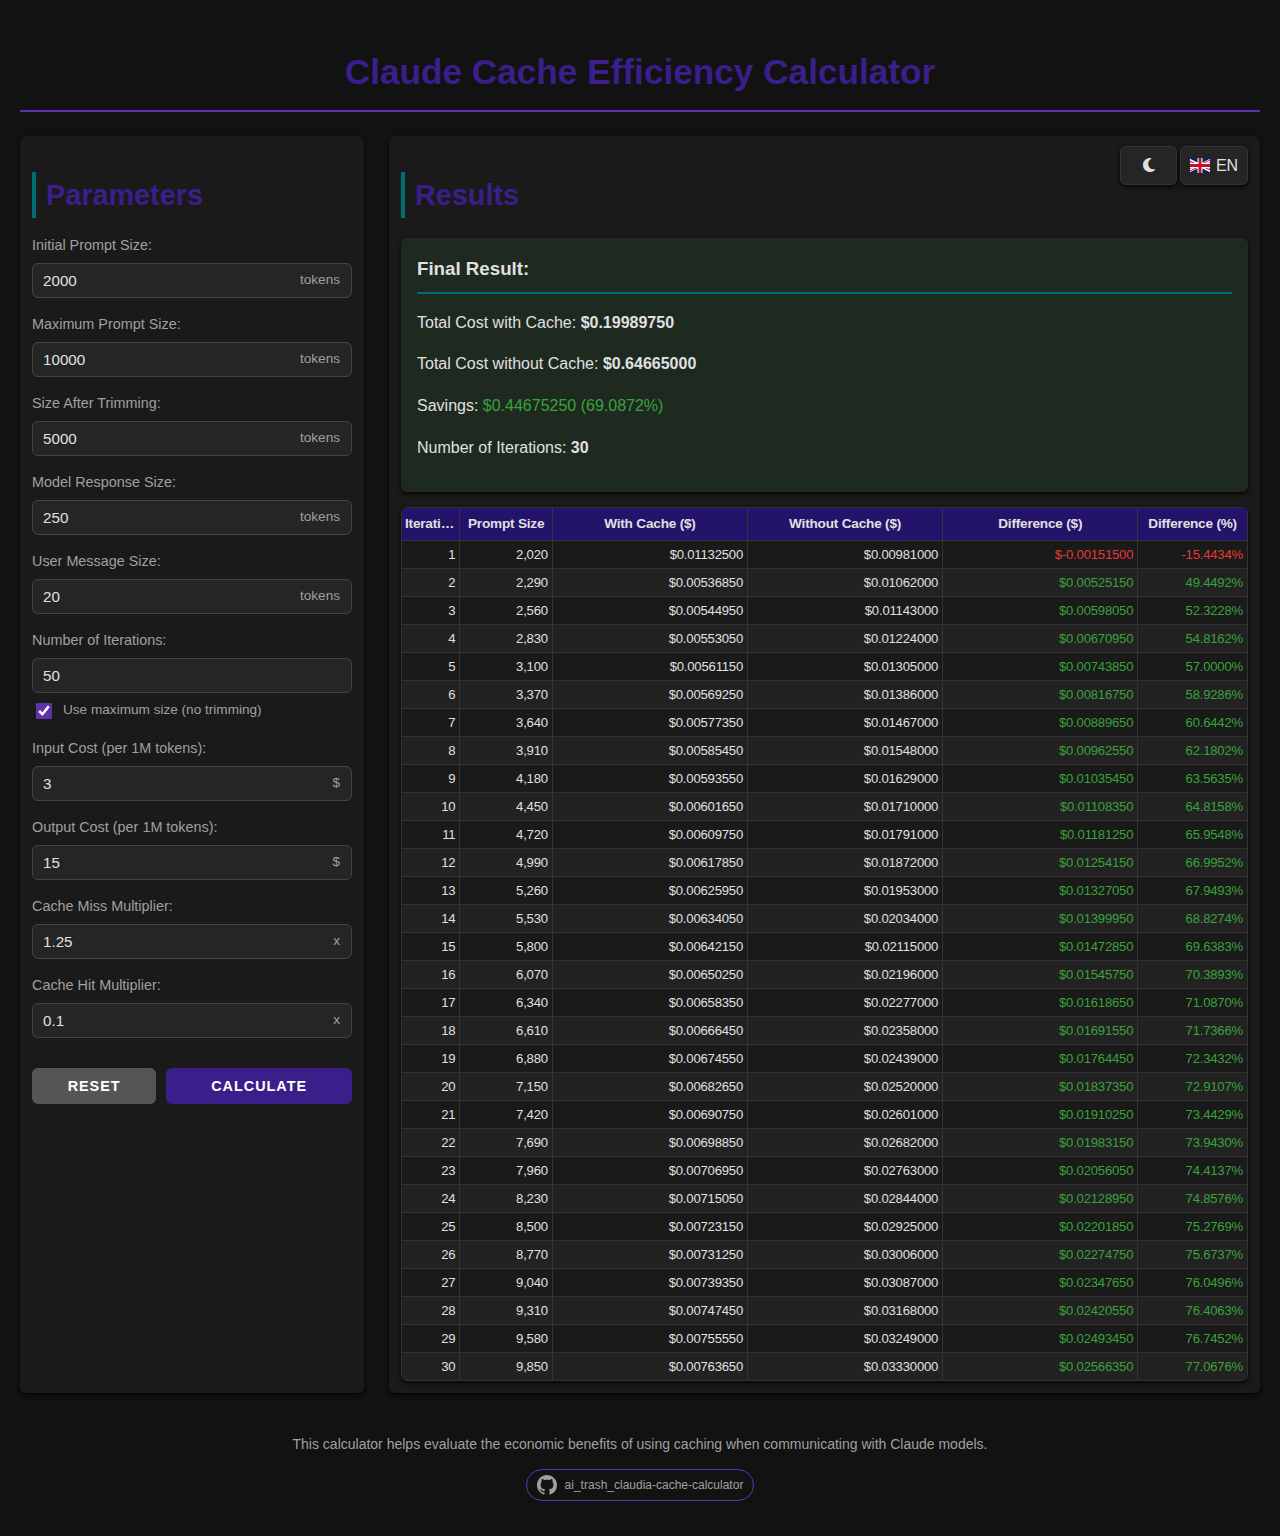
<file: index.html>
<!DOCTYPE html>
<html lang="en">
<head>
    <meta charset="UTF-8">
    <meta name="viewport" content="width=device-width, initial-scale=1.0">
    <title>Claude Cache Efficiency Calculator</title>
    <link rel="icon" type="image/svg+xml" href="favicon.svg">
    <link rel="stylesheet" href="styles.css">
    <link rel="stylesheet" href="https://cdnjs.cloudflare.com/ajax/libs/font-awesome/6.4.0/css/all.min.css">
</head>
<body>
    <h1>Claude Cache Efficiency Calculator</h1>
    
    <div class="container">
        <div class="form-section">
            <h2>Parameters</h2>
            <form id="calculatorForm">
                <div class="input-group" data-unit="tokens">
                    <label for="promptSize">Initial Prompt Size:</label>
                    <input type="number" id="promptSize" value="2000" min="1" required>
                </div>
                
                <div class="input-group" data-unit="tokens">
                    <label for="maxPromptSize">Maximum Prompt Size:</label>
                    <input type="number" id="maxPromptSize" value="10000" min="1000" required>
                </div>
                
                <div class="input-group" data-unit="tokens">
                    <label for="trimmedSize">Size After Trimming:</label>
                    <input type="number" id="trimmedSize" value="5000" min="1000" required>
                </div>
                
                <div class="input-group" data-unit="tokens">
                    <label for="modelResponseSize">Model Response Size:</label>
                    <input type="number" id="modelResponseSize" value="250" min="1" required>
                </div>
                
                <div class="input-group" data-unit="tokens">
                    <label for="userMessageSize">User Message Size:</label>
                    <input type="number" id="userMessageSize" value="20" min="1" required>
                </div>
                
                <div class="input-group">
                    <label for="iterations">Number of Iterations:</label>
                    <input type="number" id="iterations" value="50" min="1" max="1000" required>
                    
                    <div class="checkbox-container">
                        <input type="checkbox" id="calculateToMax" name="calculateToMax" checked>
                        <label for="calculateToMax">Calculate up to maximum prompt size (without trimming)</label>
                    </div>
                </div>
                
                <div class="input-group" data-unit="$">
                    <label for="sendingCost">Input Cost (per 1M tokens):</label>
                    <input type="number" id="sendingCost" value="3" min="0.01" step="0.01" required>
                </div>
                
                <div class="input-group" data-unit="$">
                    <label for="modelCost">Output Cost (per 1M tokens):</label>
                    <input type="number" id="modelCost" value="15" min="0.01" step="0.01" required>
                </div>
                
                <div class="input-group" data-unit="x">
                    <label for="cacheMissMultiplier">Cache Miss Multiplier:</label>
                    <input type="number" id="cacheMissMultiplier" value="1.25" min="0.01" step="0.01" required>
                </div>
                
                <div class="input-group" data-unit="x">
                    <label for="cacheHitMultiplier">Cache Hit Multiplier:</label>
                    <input type="number" id="cacheHitMultiplier" value="0.1" min="0.01" step="0.01" required>
                </div>
                
                <div class="button-container">
                    <button type="button" class="reset-button" onclick="resetParameters()">Reset</button>
                    <button type="button" class="calculate-button" onclick="calculateResults()">Calculate</button>
                </div>
            </form>
        </div>
        
        <div class="results-section">
            <div class="theme-selector">
                <div class="selected-theme">
                    <i class="fas fa-moon" id="current-theme-icon"></i>
                </div>
                <ul class="theme-dropdown">
                    <li data-theme="auto"><i class="fas fa-adjust"></i></li>
                    <li data-theme="light"><i class="fas fa-sun"></i></li>
                    <li data-theme="dark"><i class="fas fa-moon"></i></li>
                </ul>
            </div>
            <div class="language-selector">
                <div class="selected-language">
                    <img src="flags/en.svg" alt="English" id="current-flag">
                    <span id="current-language">EN</span>
                </div>
                <ul class="language-dropdown">
                    <li data-lang="en"><img src="flags/en.svg" alt="English"><span>English</span></li>
                    <li data-lang="zh"><img src="flags/zh.svg" alt="中文"><span>中文</span></li>
                    <li data-lang="es"><img src="flags/es.svg" alt="Español"><span>Español</span></li>
                    <li data-lang="hi"><img src="flags/hi.svg" alt="हिन्दी"><span>हिन्दी</span></li>
                    <li data-lang="ar"><img src="flags/ar.svg" alt="العربية"><span>العربية</span></li>
                    <li data-lang="pt"><img src="flags/pt.svg" alt="Português"><span>Português</span></li>
                    <li data-lang="ru"><img src="flags/ru.svg" alt="Русский"><span>Русский</span></li>
                    <li data-lang="ja"><img src="flags/ja.svg" alt="日本語"><span>日本語</span></li>
                    <li data-lang="vi"><img src="flags/vi.svg" alt="Tiếng Việt"><span>Tiếng Việt</span></li>
                    <li data-lang="tr"><img src="flags/tr.svg" alt="Türkçe"><span>Türkçe</span></li>
                    <li data-lang="ko"><img src="flags/ko.svg" alt="한국어"><span>한국어</span></li>
                    <li data-lang="fr"><img src="flags/fr.svg" alt="Français"><span>Français</span></li>
                    <li data-lang="de"><img src="flags/de.svg" alt="Deutsch"><span>Deutsch</span></li>
                    <li data-lang="it"><img src="flags/it.svg" alt="Italiano"><span>Italiano</span></li>
                    <li data-lang="uk"><img src="flags/uk.svg" alt="Українська"><span>Українська</span></li>
                    <li data-lang="pl"><img src="flags/pl.svg" alt="Polski"><span>Polski</span></li>
                    <li data-lang="th"><img src="flags/th.svg" alt="ไทย"><span>ไทย</span></li>
                    <li data-lang="el"><img src="flags/el.svg" alt="Ελληνικά"><span>Ελληνικά</span></li>
                    <li data-lang="sv"><img src="flags/sv.svg" alt="Svenska"><span>Svenska</span></li>
                    <li data-lang="he"><img src="flags/he.svg" alt="עברית"><span>עברית</span></li>
                    <li data-lang="be"><img src="flags/be.svg" alt="Беларуская"><span>Беларуская</span></li>
                    <li data-lang="eu"><img src="flags/eu.svg" alt="Euskara"><span>Euskara</span></li>
                    <li data-lang="mt"><img src="flags/mt.svg" alt="Malti"><span>Malti</span></li>
                    <li data-lang="eo"><img src="flags/eo.svg" alt="Esperanto"><span>Esperanto</span></li>
                    <li data-lang="la"><img src="flags/la.svg" alt="Latina"><span>Latina</span></li>
                    <li data-lang="em"><img src="flags/em.svg" alt="Emojilang"><span>🌍👋😊</span></li>
                </ul>
            </div>
            <h2>Results</h2>
            <div id="loading">
                <div class="spinner"></div>
                <p>Calculating...</p>
            </div>
            <div id="summary" class="summary" style="display: none;"></div>
            
            <div class="table-container">
                <table id="resultsTable">
                    <thead>
                        <tr>
                            <th>Iteration</th>
                            <th>Prompt Size</th>
                            <th>With Cache ($)</th>
                            <th>Without Cache ($)</th>
                            <th>Difference ($)</th>
                            <th>Difference (%)</th>
                        </tr>
                    </thead>
                    <tbody id="resultsBody">
                        <!-- Results will appear here -->
                    </tbody>
                </table>
            </div>
            <div class="pagination">
                <button id="prevPage" disabled>Back</button>
                <span id="pageInfo">Page 1 of 1</span>
                <button id="nextPage" disabled>Next</button>
            </div>
        </div>
    </div>
    
    <div class="footer">
        <p>This calculator helps evaluate the economic benefits of using caching when communicating with Claude models.</p>
        <p class="repo-link">
            <a href="https://github.com/aculeasis/ai_trash_claudia-cache-calculator" target="_blank" rel="noopener noreferrer">
                <svg width="20" height="20" viewBox="0 0 16 16" fill="currentColor" xmlns="http://www.w3.org/2000/svg">
                    <path fill-rule="evenodd" d="M8 0C3.58 0 0 3.58 0 8c0 3.54 2.29 6.53 5.47 7.59.4.07.55-.17.55-.38 0-.19-.01-.82-.01-1.49-2.01.37-2.53-.49-2.69-.94-.09-.23-.48-.94-.82-1.13-.28-.15-.68-.52-.01-.53.63-.01 1.08.58 1.23.82.72 1.21 1.87.87 2.33.66.07-.52.28-.87.51-1.07-1.78-.2-3.64-.89-3.64-3.95 0-.87.31-1.59.82-2.15-.08-.2-.36-1.02.08-2.12 0 0 .67-.21 2.2.82.64-.18 1.32-.27 2-.27.68 0 1.36.09 2 .27 1.53-1.04 2.2-.82 2.2-.82.44 1.1.16 1.92.08 2.12.51.56.82 1.27.82 2.15 0 3.07-1.87 3.75-3.65 3.95.29.25.54.73.54 1.48 0 1.07-.01 1.93-.01 2.2 0 .21.15.46.55.38A8.013 8.013 0 0016 8c0-4.42-3.58-8-8-8z"/>
                </svg>
                <span>ai_trash_claudia-cache-calculator</span>
            </a>
        </p>
    </div>
    
    <script src="script.js"></script>
</body>
</html>
</file>
<file: styles.css>
/* ========================
   ПЕРЕМЕННЫЕ И ТЕМЫ
   ======================== */

/* Основные переменные (темная тема по умолчанию) */
:root {
    /* Основные цвета */
    --primary-color: #3a1f8b;    /* Фиолетовый */
    --primary-light: #5d32ad;    /* Светло-фиолетовый */
    --primary-dark: #23136a;     /* Темно-фиолетовый */
    --secondary-color: #006d75;  /* Бирюзовый */
    
    /* Цвета фона и карточек */
    --background-color: #121212; /* Очень темный фон */
    --card-color: #1a1a1a;       /* Цвет карточек */
    --border-color: #333333;     /* Цвет границ */
    
    /* Цвета текста */
    --text-primary: #e0e0e0;     /* Основной текст */
    --text-secondary: #a0a0a0;   /* Вторичный текст */
    
    /* Функциональные цвета */
    --positive-color: #38a33c;   /* Зеленый (положительные значения) */
    --negative-color: #e53935;   /* Красный (отрицательные значения) */
    
    /* Оформление */
    --border-radius: 6px;        /* Скругление углов */
    --box-shadow: 0 2px 4px rgba(0, 0, 0, 0.8); /* Тень */
    
    /* Таблицы */
    --table-odd-bg: var(--card-color);     /* Фон нечетных строк */
    --table-even-bg: #222222;              /* Фон четных строк */
    --table-hover-bg: #2a2a2a;             /* Фон при наведении */
    --table-header-bg: var(--primary-dark); /* Фон заголовка */
    --table-border: #333333;               /* Цвет границ таблицы */
    
    /* Формы */
    --input-bg: #252525;                   /* Фон полей ввода */
    --input-border: #444444;               /* Границы полей ввода */
    --input-focus-shadow: rgba(93, 50, 173, 0.2); /* Тень при фокусе */
    
    /* Кнопки */
    --button-secondary-bg: #555555;        /* Фон второстепенных кнопок */
    --button-secondary-hover: #666666;     /* Наведение на второстепенные кнопки */
    --button-disabled-bg: #444444;         /* Фон отключенных кнопок */
}

/* Светлая тема */
:root[data-theme="light"] {
    /* Основные цвета */
    --primary-color: #9c7cf6;    /* Светло-фиолетовый */
    --primary-light: #b29dfa;    /* Очень светлый фиолетовый */
    --primary-dark: #7f5ff0;     /* Средне-фиолетовый */
    --secondary-color: #00b0bd;  /* Бирюзовый */
    
    /* Цвета фона и карточек */
    --background-color: #fafafa; /* Светлый фон */
    --card-color: #ffffff;       /* Белые карточки */
    --border-color: #e0e0e0;     /* Светло-серые границы */
    
    /* Цвета текста */
    --text-primary: #2d3436;     /* Темный текст */
    --text-secondary: #636e72;   /* Серый текст */
    
    /* Функциональные цвета */
    --positive-color: #00b894;   /* Зеленый */
    --negative-color: #d63031;   /* Красный */
    
    /* Оформление */
    --box-shadow: 0 2px 8px rgba(99, 110, 114, 0.1); /* Светлая тень */
    
    /* Таблицы */
    --table-odd-bg: #ffffff;     /* Фон нечетных строк */
    --table-even-bg: #f8f9fa;    /* Фон четных строк */
    --table-hover-bg: #f0f0f0;   /* Фон при наведении */
    --table-header-bg: var(--primary-dark); /* Фон заголовка */
    --table-border: var(--border-color);   /* Цвет границ таблицы */
    
    /* Формы */
    --input-bg: #ffffff;                   /* Фон полей ввода */
    --input-border: var(--border-color);   /* Границы полей ввода */
    
    /* Кнопки */
    --button-secondary-bg: #e0e0e0;        /* Фон второстепенных кнопок */
    --button-secondary-hover: #d0d0d0;     /* Наведение на второстепенные кнопки */
    --button-disabled-bg: #cccccc;         /* Фон отключенных кнопок */
}

/* ========================
   БАЗОВЫЕ СТИЛИ
   ======================== */

body {
    font-family: 'Segoe UI', Tahoma, Geneva, Verdana, sans-serif;
    max-width: 1300px;
    margin: 0 auto;
    padding: 20px;
    line-height: 1.6;
    background-color: var(--background-color);
    color: var(--text-primary);
}

/* Заголовки */
h1, h2, h3 {
    color: var(--primary-color);
    margin-bottom: 1rem;
}

h1 {
    text-align: center;
    font-size: 2.2rem;
    margin-bottom: 1.5rem;
    border-bottom: 2px solid var(--primary-light);
    padding-bottom: 10px;
}

h2 {
    font-size: 1.8rem;
    border-left: 4px solid var(--secondary-color);
    padding-left: 10px;
}

/* ========================
   СТРУКТУРА МАКЕТА
   ======================== */

.container {
    display: flex;
    gap: 25px;
    flex-wrap: wrap;
}

.form-section {
    flex: 1;
    min-width: 240px;
    max-width: 320px;
    background-color: var(--card-color);
    padding: 12px;
    border-radius: var(--border-radius);
    box-shadow: var(--box-shadow);
}

.results-section {
    flex: 2;
    min-width: 580px;
    background-color: var(--card-color);
    padding: 12px;
    border-radius: var(--border-radius);
    box-shadow: var(--box-shadow);
    position: relative;
}

/* ========================
   ФОРМЫ И ВВОД
   ======================== */

.input-group {
    margin-bottom: 15px;
    position: relative;
}

label {
    display: block;
    margin-bottom: 6px;
    font-weight: 500;
    color: var(--text-secondary);
    font-size: 0.9rem;
}

/* Стили для полей ввода */
input[type="number"] {
    appearance: textfield;
    -moz-appearance: textfield;
    width: 100%;
    padding: 8px 10px;
    border: 1px solid var(--input-border);
    border-radius: var(--border-radius);
    font-size: 0.95rem;
    transition: border 0.3s;
    box-sizing: border-box;
    background-color: var(--input-bg);
    color: var(--text-primary);
    max-width: 100%;
}

/* Скрываем стрелочки в числовых полях */
input[type="number"]::-webkit-inner-spin-button,
input[type="number"]::-webkit-outer-spin-button {
    -webkit-appearance: none;
    margin: 0;
}

input[type="number"]:focus {
    border-color: var(--primary-light);
    outline: none;
    box-shadow: 0 0 0 2px var(--input-focus-shadow);
}

.input-group::after {
    content: attr(data-unit);
    position: absolute;
    right: 12px;
    top: 35px;
    color: var(--text-secondary);
    font-size: 0.85rem;
}

/* Чекбоксы */
.checkbox-container {
    display: flex;
    align-items: flex-start;
    margin-top: 8px;
    gap: 8px;
}

.checkbox-container input[type="checkbox"] {
    width: 16px;
    height: 16px;
    cursor: pointer;
    accent-color: var(--primary-light);
    margin-top: 2px;
}

.checkbox-container label {
    margin-bottom: 0;
    cursor: pointer;
    font-size: 0.85rem;
    line-height: 1.3;
    flex: 1;
}

/* ========================
   КНОПКИ
   ======================== */

button {
    background-color: var(--primary-color);
    color: white;
    padding: 10px 16px;
    border: none;
    border-radius: var(--border-radius);
    cursor: pointer;
    font-size: 0.9rem;
    font-weight: 600;
    text-transform: uppercase;
    letter-spacing: 1px;
    transition: background-color 0.3s;
    width: 100%;
    margin-top: 10px;
}

button:hover {
    background-color: var(--primary-light);
}

.button-container {
    display: flex;
    gap: 10px;
    margin-top: 20px;
}

.reset-button {
    background-color: var(--button-secondary-bg);
    width: 40%;
}

.reset-button:hover {
    background-color: var(--button-secondary-hover);
}

.calculate-button {
    width: 60%;
}

/* ========================
   ТАБЛИЦЫ
   ======================== */

.table-container {
    overflow-x: auto;
    margin-top: 15px;
    border-radius: var(--border-radius);
    max-width: 100%;
    box-shadow: var(--box-shadow);
}

table {
    width: 100%;
    border-collapse: collapse;
    margin: 0;
    border-radius: var(--border-radius);
    overflow: hidden;
    background-color: var(--card-color);
    font-size: 0.82rem;
    table-layout: fixed;
    letter-spacing: -0.2px;
}

th, td {
    border: 1px solid var(--table-border);
    padding: 3px 4px;
    text-align: right;
    white-space: nowrap;
    overflow: hidden;
    text-overflow: ellipsis;
}

/* Ширина столбцов таблицы */
th:nth-child(1), td:nth-child(1) { width: 6%; }  /* Iteration */
th:nth-child(2), td:nth-child(2) { width: 10%; } /* Prompt Size */
th:nth-child(3), td:nth-child(3) { width: 22%; } /* With Cache */
th:nth-child(4), td:nth-child(4) { width: 22%; } /* Without Cache */
th:nth-child(5), td:nth-child(5) { width: 22%; } /* Difference $ */
th:nth-child(6), td:nth-child(6) { width: 12%; } /* Difference % */

th {
    background-color: var(--table-header-bg);
    color: var(--text-primary);
    text-align: center;
    font-weight: 600;
    padding: 5px 3px;
    font-size: 0.85rem;
}

tr:nth-child(even) {
    background-color: var(--table-even-bg);
}

tr:nth-child(odd) {
    background-color: var(--table-odd-bg);
}

tr:hover {
    background-color: var(--table-hover-bg);
}

.positive {
    color: var(--positive-color);
    font-weight: 500;
}

.negative {
    color: var(--negative-color);
    font-weight: 500;
}

/* Результирующая таблица */
.result-table {
    width: 100%;
    border-collapse: collapse;
    margin-top: 20px;
    font-size: 0.85rem;
}

.result-table th, .result-table td {
    border: 1px solid var(--border-color);
    padding: 8px;
    text-align: left;
}

.result-table th {
    background-color: var(--table-header-bg);
    color: white;
    font-weight: 600;
}

.result-table tr:nth-child(even) {
    background-color: var(--table-even-bg);
}

.result-table tr:nth-child(odd) {
    background-color: var(--table-odd-bg);
}

/* ========================
   ПАГИНАЦИЯ
   ======================== */

.pagination {
    display: flex;
    justify-content: center;
    align-items: center;
    gap: 10px;
    margin-top: 20px;
    padding: 10px;
    flex-wrap: wrap;
}

.pagination button {
    background-color: var(--primary-color);
    color: white;
    border: none;
    padding: 5px 10px;
    border-radius: var(--border-radius);
    cursor: pointer;
    font-size: 0.8rem;
    width: auto;
    margin: 0;
    min-width: 32px;
    transition: background-color 0.2s;
}

.pagination button:hover {
    background-color: var(--primary-light);
}

.pagination button:disabled {
    background-color: var(--button-disabled-bg);
    cursor: not-allowed;
}

.pagination span {
    color: var(--text-secondary);
    font-size: 14px;
}

/* Контейнер с номерами страниц */
.page-numbers {
    display: flex;
    gap: 4px;
    align-items: center;
    flex-wrap: wrap;
    justify-content: center;
}

/* Кнопки с номерами страниц */
.page-number {
    min-width: 28px;
    height: 28px;
    padding: 0 !important;
    display: flex !important;
    align-items: center;
    justify-content: center;
    font-size: 0.75rem !important;
}

/* Активная страница */
.page-number.active {
    background-color: var(--primary-light);
    font-weight: bold;
}

/* Многоточие в пагинации */
.ellipsis {
    color: var(--text-secondary);
    font-size: 0.8rem;
    padding: 0 2px;
}

/* ========================
   ПЕРЕКЛЮЧАТЕЛИ (ЯЗЫК И ТЕМА)
   ======================== */

/* Переключатель языка */
.language-selector {
    position: absolute;
    top: 10px;
    right: 12px;
    z-index: 100;
}

.selected-language {
    display: flex;
    align-items: center;
    justify-content: center;
    cursor: pointer;
    background-color: var(--input-bg);
    padding: 6px 10px;
    border-radius: var(--border-radius);
    box-shadow: var(--box-shadow);
    height: 25px;
    width: 46px;
    border: 1px solid var(--border-color);
}

.selected-language img {
    width: 20px;
    height: 15px;
    margin-right: 6px;
    object-fit: cover;
}

.arrow {
    display: none;
}

.language-dropdown {
    position: absolute;
    top: 100%;
    right: 0;
    background-color: var(--card-color);
    list-style: none;
    margin: 4px 0 0;
    padding: 0;
    border-radius: var(--border-radius);
    box-shadow: var(--box-shadow);
    display: none;
    width: 140px;
    z-index: 101;
    border: 1px solid var(--border-color);
}

.language-dropdown.show {
    display: block;
}

.language-dropdown li {
    display: flex;
    align-items: center;
    padding: 8px 15px;
    cursor: pointer;
}

.language-dropdown li:hover {
    background-color: var(--background-color);
}

.language-dropdown img {
    width: 20px;
    height: 15px;
    margin-right: 10px;
    object-fit: cover;
}

/* Переключатель темы */
.theme-selector {
    position: absolute;
    top: 10px;
    right: 83px;
    z-index: 100;
}

.selected-theme {
    display: flex;
    align-items: center;
    justify-content: center;
    cursor: pointer;
    background-color: var(--input-bg);
    padding: 6px 10px;
    border-radius: var(--border-radius);
    box-shadow: var(--box-shadow);
    width: 35px;
    height: 25px;
    border: 1px solid var(--border-color);
}

.selected-theme i {
    font-size: 16px;
    color: var(--text-primary);
}

.theme-dropdown {
    position: absolute;
    top: 100%;
    right: 0;
    background-color: var(--card-color);
    list-style: none;
    margin: 4px 0 0;
    padding: 0;
    border-radius: var(--border-radius);
    box-shadow: var(--box-shadow);
    display: none;
    width: 35px;
    z-index: 101;
    border: 1px solid var(--border-color);
}

.theme-dropdown.show {
    display: block;
}

.theme-dropdown li {
    display: flex;
    align-items: center;
    justify-content: center;
    padding: 8px;
    cursor: pointer;
    color: var(--text-primary);
}

.theme-dropdown li:hover {
    background-color: var(--background-color);
}

.theme-dropdown i {
    font-size: 16px;
}

/* ========================
   ВСПОМОГАТЕЛЬНЫЕ ЭЛЕМЕНТЫ
   ======================== */

/* Индикатор загрузки */
#loading {
    display: none;
    text-align: center;
    padding: 20px;
}

.spinner {
    border: 5px solid #f3f3f3;
    border-top: 5px solid var(--primary-color);
    border-radius: 50%;
    width: 40px;
    height: 40px;
    animation: spin 1s linear infinite;
    margin: 0 auto;
}

@keyframes spin {
    0% { transform: rotate(0deg); }
    100% { transform: rotate(360deg); }
}

/* Блок с итоговой информацией */
.summary {
    margin-top: 20px;
    padding: 16px;
    background-color: #1e2a1f;
    border-radius: var(--border-radius);
    box-shadow: var(--box-shadow);
    color: var(--text-primary);
}

:root[data-theme="light"] .summary {
    background-color: #e6f7ee;
    color: var(--text-primary);
}

.summary h3 {
    color: var(--text-primary);
    border-bottom: 2px solid var(--secondary-color);
    padding-bottom: 8px;
    margin-top: 0;
}

/* Подвал */
.footer {
    text-align: center;
    margin-top: 40px;
    color: var(--text-secondary);
    font-size: 14px;
}

.repo-link {
    margin-top: 10px;
}

.repo-link a {
    display: inline-flex;
    align-items: center;
    gap: 8px;
    color: var(--text-secondary);
    text-decoration: none;
    padding: 5px 10px;
    border-radius: 20px;
    border: 1px solid var(--primary-light);
    transition: all 0.3s ease;
    font-size: 12px;
}

.repo-link a:hover {
    background-color: var(--primary-light);
    color: white;
}

.repo-link svg {
    transition: transform 0.6s ease;
}

.repo-link a:hover svg {
    transform: rotate(360deg);
}

/* ========================
   МЕДИА-ЗАПРОСЫ
   ======================== */

/* Адаптация для планшетов */
@media (max-width: 992px) {
    .container {
        flex-direction: column;
    }
    
    .form-section, .results-section {
        min-width: auto;
    }
}

/* Адаптация для мобильных устройств */
@media (max-width: 600px) {
    .pagination {
        gap: 5px;
    }
    
    .page-number {
        min-width: 24px;
        height: 24px;
        font-size: 0.7rem !important;
    }
    
    .pagination button {
        padding: 4px 8px;
        font-size: 0.75rem;
    }
}
</file>
